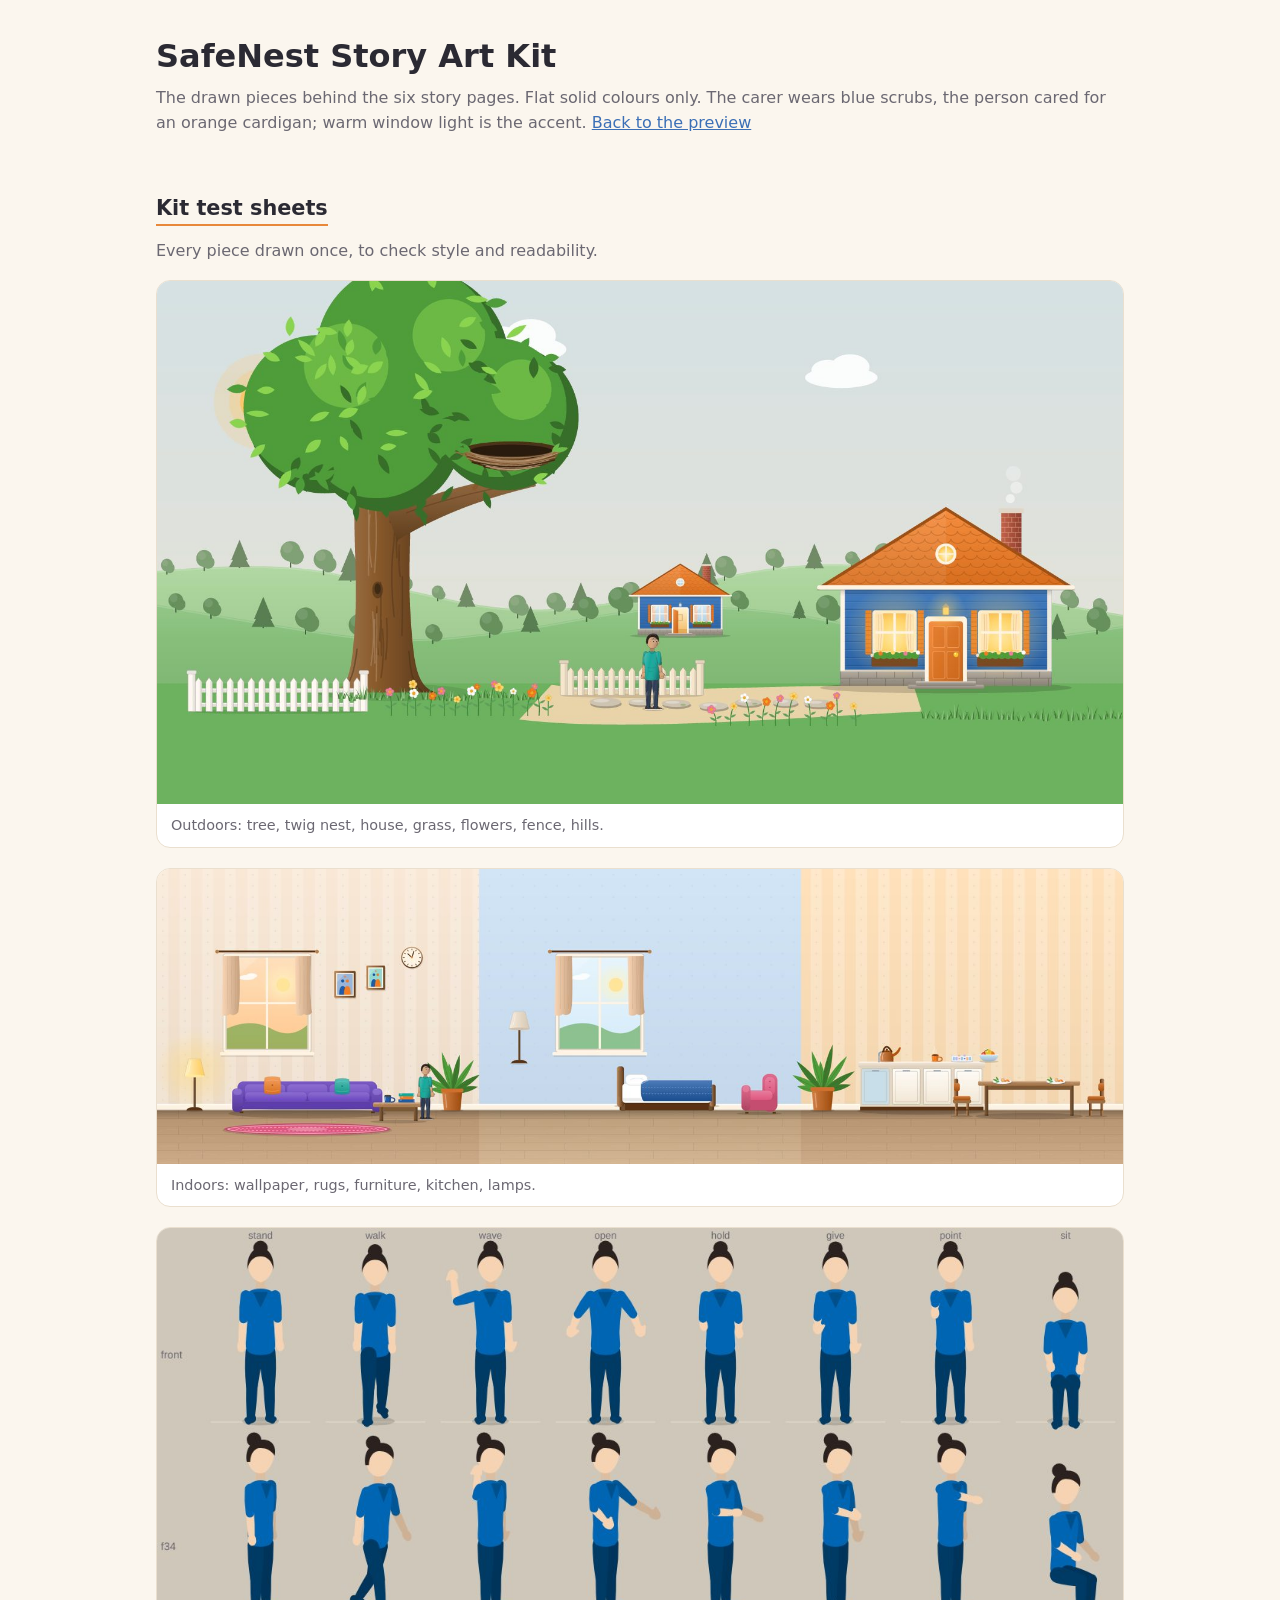
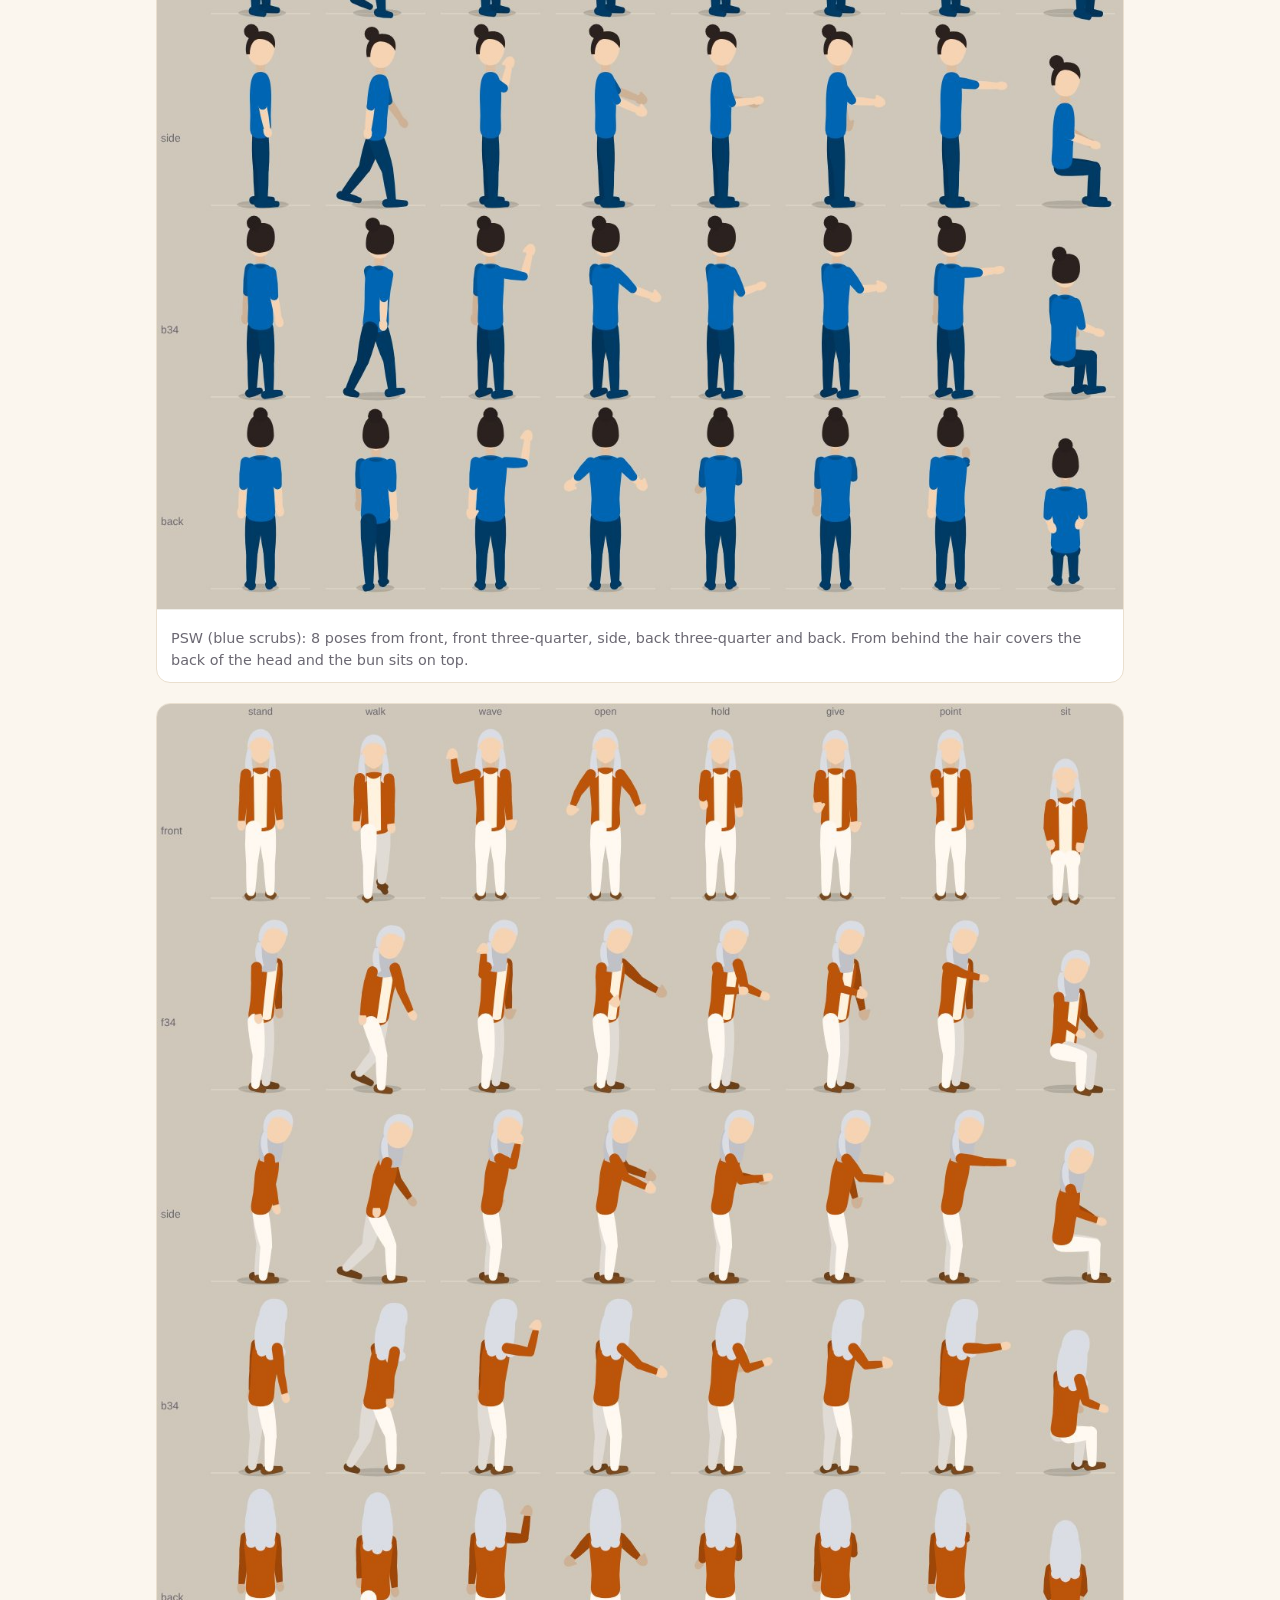
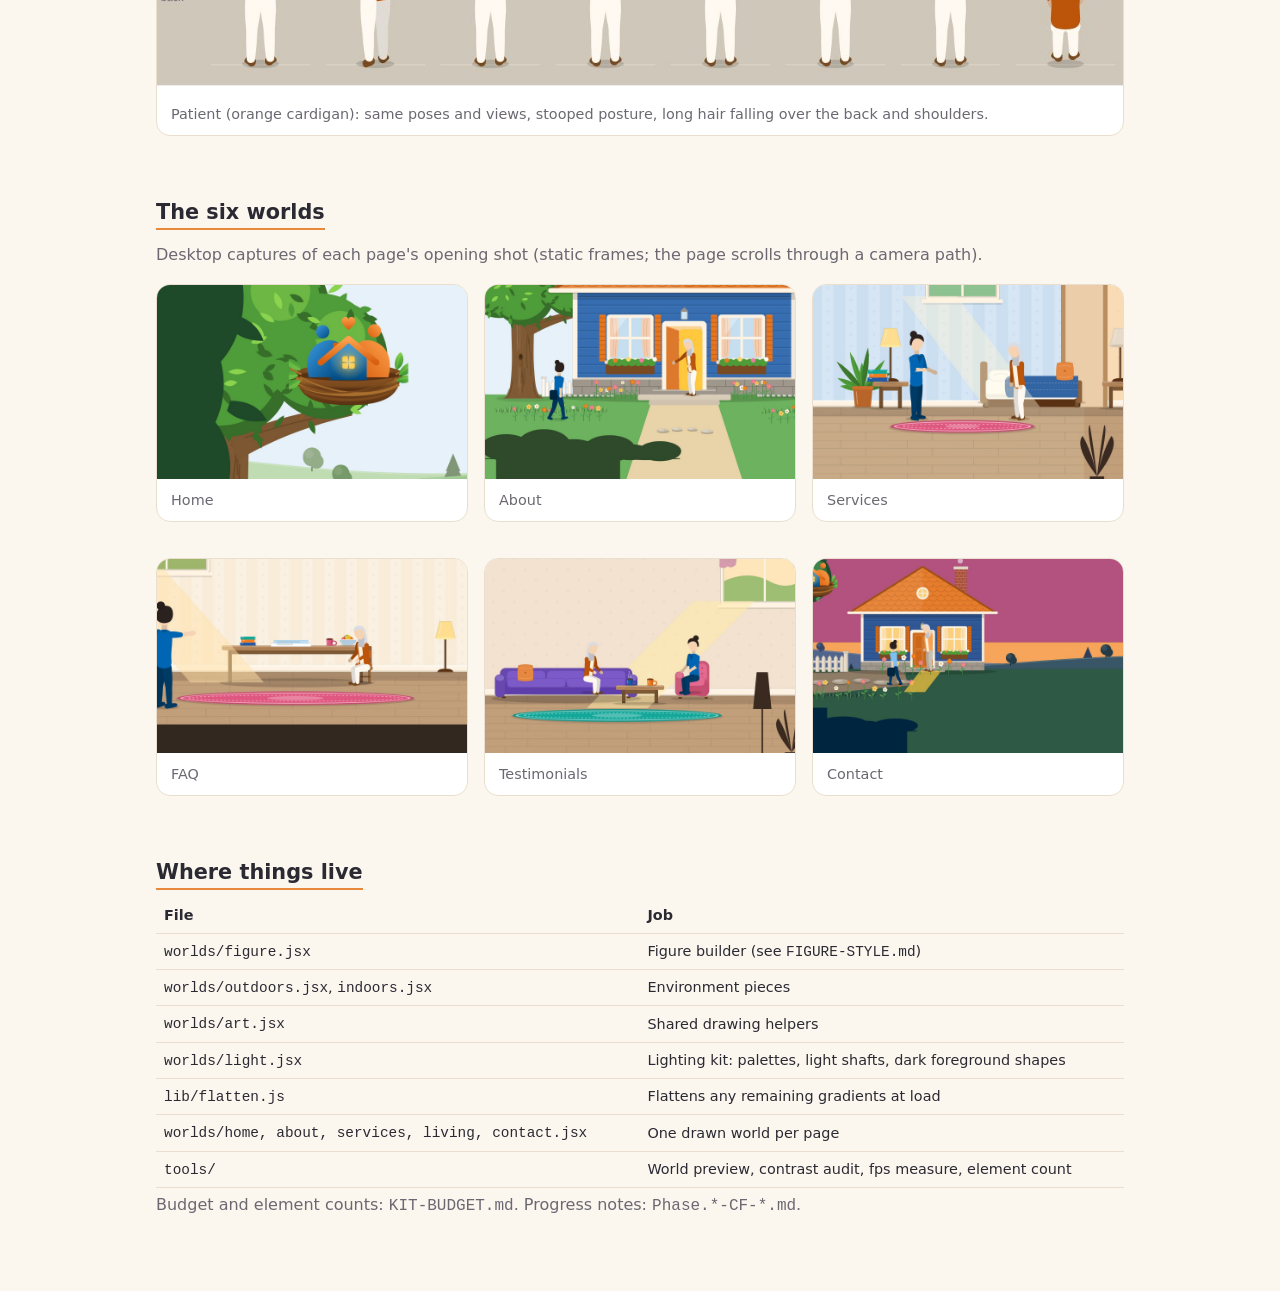
<file: frontend/public/kit.html>
<!doctype html>
<html lang="en"><head><meta charset="utf-8"><meta name="viewport" content="width=device-width,initial-scale=1">
<meta name="robots" content="noindex,nofollow"><title>SafeNest Story Art Kit</title>
<style>
:root{--bg:#fbf6ee;--ink:#2b2a33;--mut:#6b6872;--blue:#3b6fb6;--org:#e8883a;--card:#fff;--line:#eadfce}
@media (prefers-color-scheme:dark){:root{--bg:#1d1b22;--ink:#f3eee6;--mut:#b4afb9;--card:#27242e;--line:#3a3642}}
*{box-sizing:border-box}body{margin:0;background:var(--bg);color:var(--ink);font:16px/1.55 system-ui,sans-serif}
main{max-width:1000px;margin:0 auto;padding:32px 16px 64px}
h1{margin:0 0 4px;font-size:2rem}h2{margin:40px 0 8px;font-size:1.3rem;border-bottom:2px solid var(--org);display:inline-block}
p{color:var(--mut);margin:.3em 0 1em}a{color:var(--blue)}
figure{margin:0 0 20px;background:var(--card);border:1px solid var(--line);border-radius:14px;overflow:hidden}
figure img{display:block;width:100%;height:auto}figcaption{padding:10px 14px;font-size:.9rem;color:var(--mut)}
.grid{display:grid;gap:16px;grid-template-columns:repeat(auto-fit,minmax(300px,1fr))}
table{border-collapse:collapse;width:100%;font-size:.9rem}td,th{border-bottom:1px solid var(--line);padding:6px 8px;text-align:left}
</style></head><body><main>
<h1>SafeNest Story Art Kit</h1>
<p>The drawn pieces behind the six story pages. Flat solid colours only. The carer wears blue scrubs, the person cared for an orange cardigan; warm window light is the accent. <a href="./">Back to the preview</a></p>

<h2>Kit test sheets</h2>
<p>Every piece drawn once, to check style and readability.</p>
<figure><img src="kit/kit-outdoors.jpg" alt="Outdoor pieces: tree, nest, house, grass, flowers, fence, hills" loading="lazy"><figcaption>Outdoors: tree, twig nest, house, grass, flowers, fence, hills.</figcaption></figure>
<figure><img src="kit/kit-indoors.jpg" alt="Indoor pieces: wallpaper, furniture, kitchen, lamps" loading="lazy"><figcaption>Indoors: wallpaper, rugs, furniture, kitchen, lamps.</figcaption></figure>
<figure><img src="kit/kit-cast-psw.jpg" alt="The PSW in every pose from five viewing angles" loading="lazy"><figcaption>PSW (blue scrubs): 8 poses from front, front three-quarter, side, back three-quarter and back. From behind the hair covers the back of the head and the bun sits on top.</figcaption></figure>
<figure><img src="kit/kit-cast-patient.jpg" alt="The Patient in every pose from five viewing angles" loading="lazy"><figcaption>Patient (orange cardigan): same poses and views, stooped posture, long hair falling over the back and shoulders.</figcaption></figure>

<h2>The six worlds</h2>
<p>Desktop captures of each page's opening shot (static frames; the page scrolls through a camera path).</p>
<div class="grid">
<figure><img src="kit/world-home.jpg" alt="Home world" loading="lazy"><figcaption>Home</figcaption></figure>
<figure><img src="kit/world-about.jpg" alt="About world" loading="lazy"><figcaption>About</figcaption></figure>
<figure><img src="kit/world-services.jpg" alt="Services world" loading="lazy"><figcaption>Services</figcaption></figure>
<figure><img src="kit/world-faq.jpg" alt="FAQ world" loading="lazy"><figcaption>FAQ</figcaption></figure>
<figure><img src="kit/world-testimonials.jpg" alt="Testimonials world" loading="lazy"><figcaption>Testimonials</figcaption></figure>
<figure><img src="kit/world-contact.jpg" alt="Contact world" loading="lazy"><figcaption>Contact</figcaption></figure>
</div>

<h2>Where things live</h2>
<table>
<tr><th>File</th><th>Job</th></tr>
<tr><td><code>worlds/figure.jsx</code></td><td>Figure builder (see <code>FIGURE-STYLE.md</code>)</td></tr>
<tr><td><code>worlds/outdoors.jsx</code>, <code>indoors.jsx</code></td><td>Environment pieces</td></tr>
<tr><td><code>worlds/art.jsx</code></td><td>Shared drawing helpers</td></tr>
<tr><td><code>worlds/light.jsx</code></td><td>Lighting kit: palettes, light shafts, dark foreground shapes</td></tr>
<tr><td><code>lib/flatten.js</code></td><td>Flattens any remaining gradients at load</td></tr>
<tr><td><code>worlds/home, about, services, living, contact.jsx</code></td><td>One drawn world per page</td></tr>
<tr><td><code>tools/</code></td><td>World preview, contrast audit, fps measure, element count</td></tr>
</table>
<p>Budget and element counts: <code>KIT-BUDGET.md</code>. Progress notes: <code>Phase.*-CF-*.md</code>.</p>
</main></body></html>
</file>
